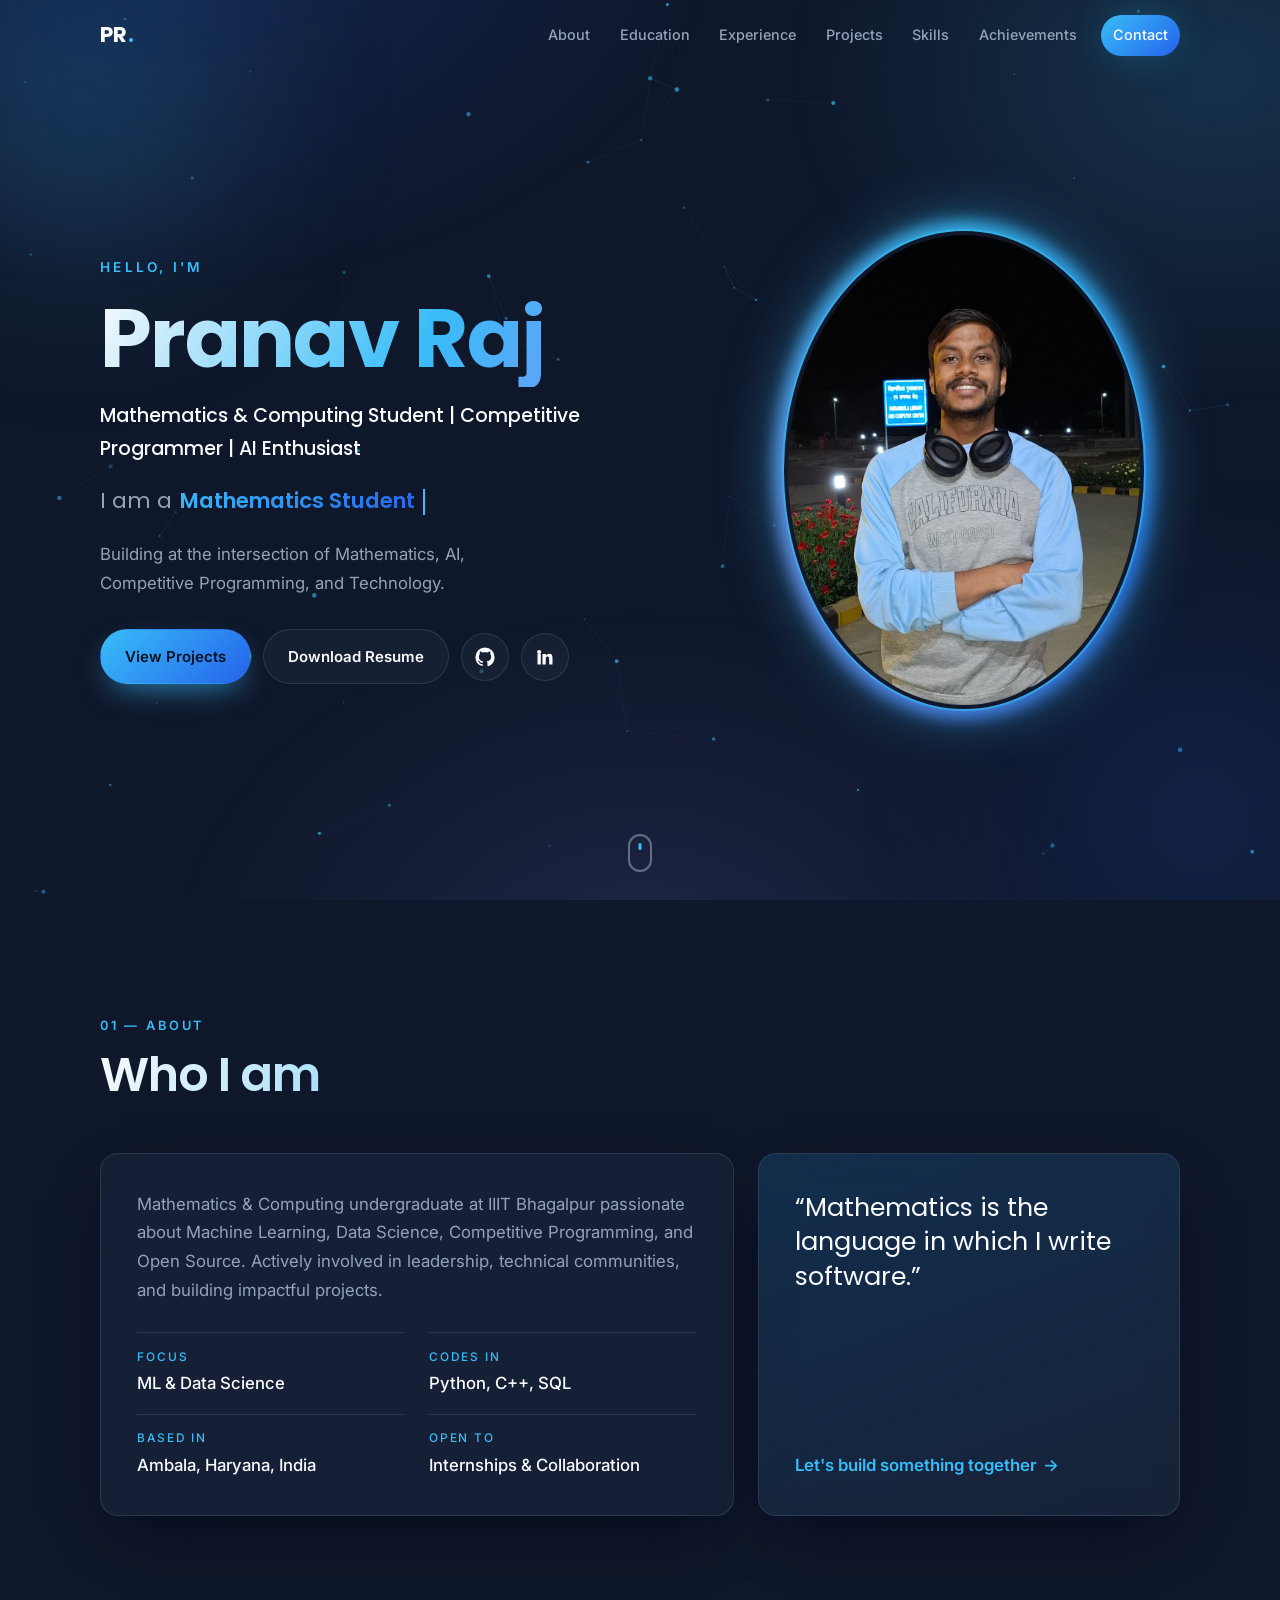
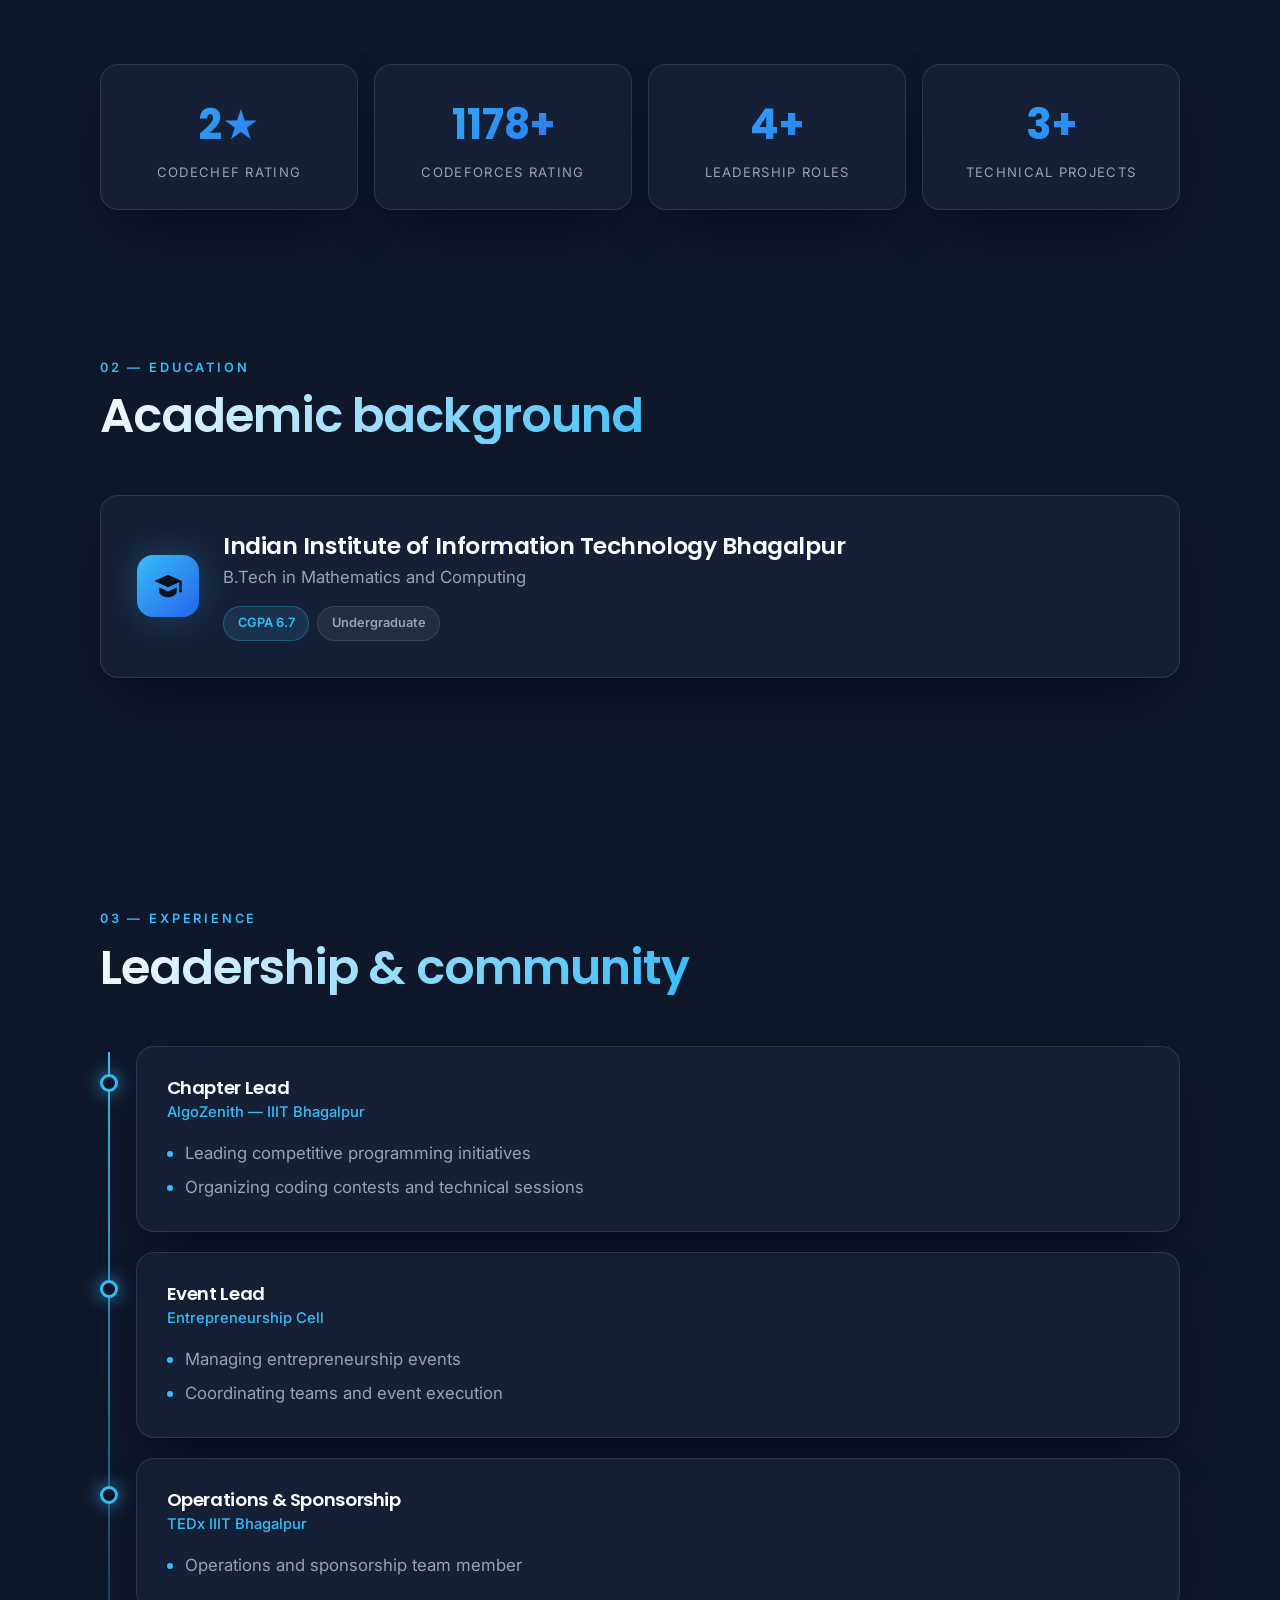
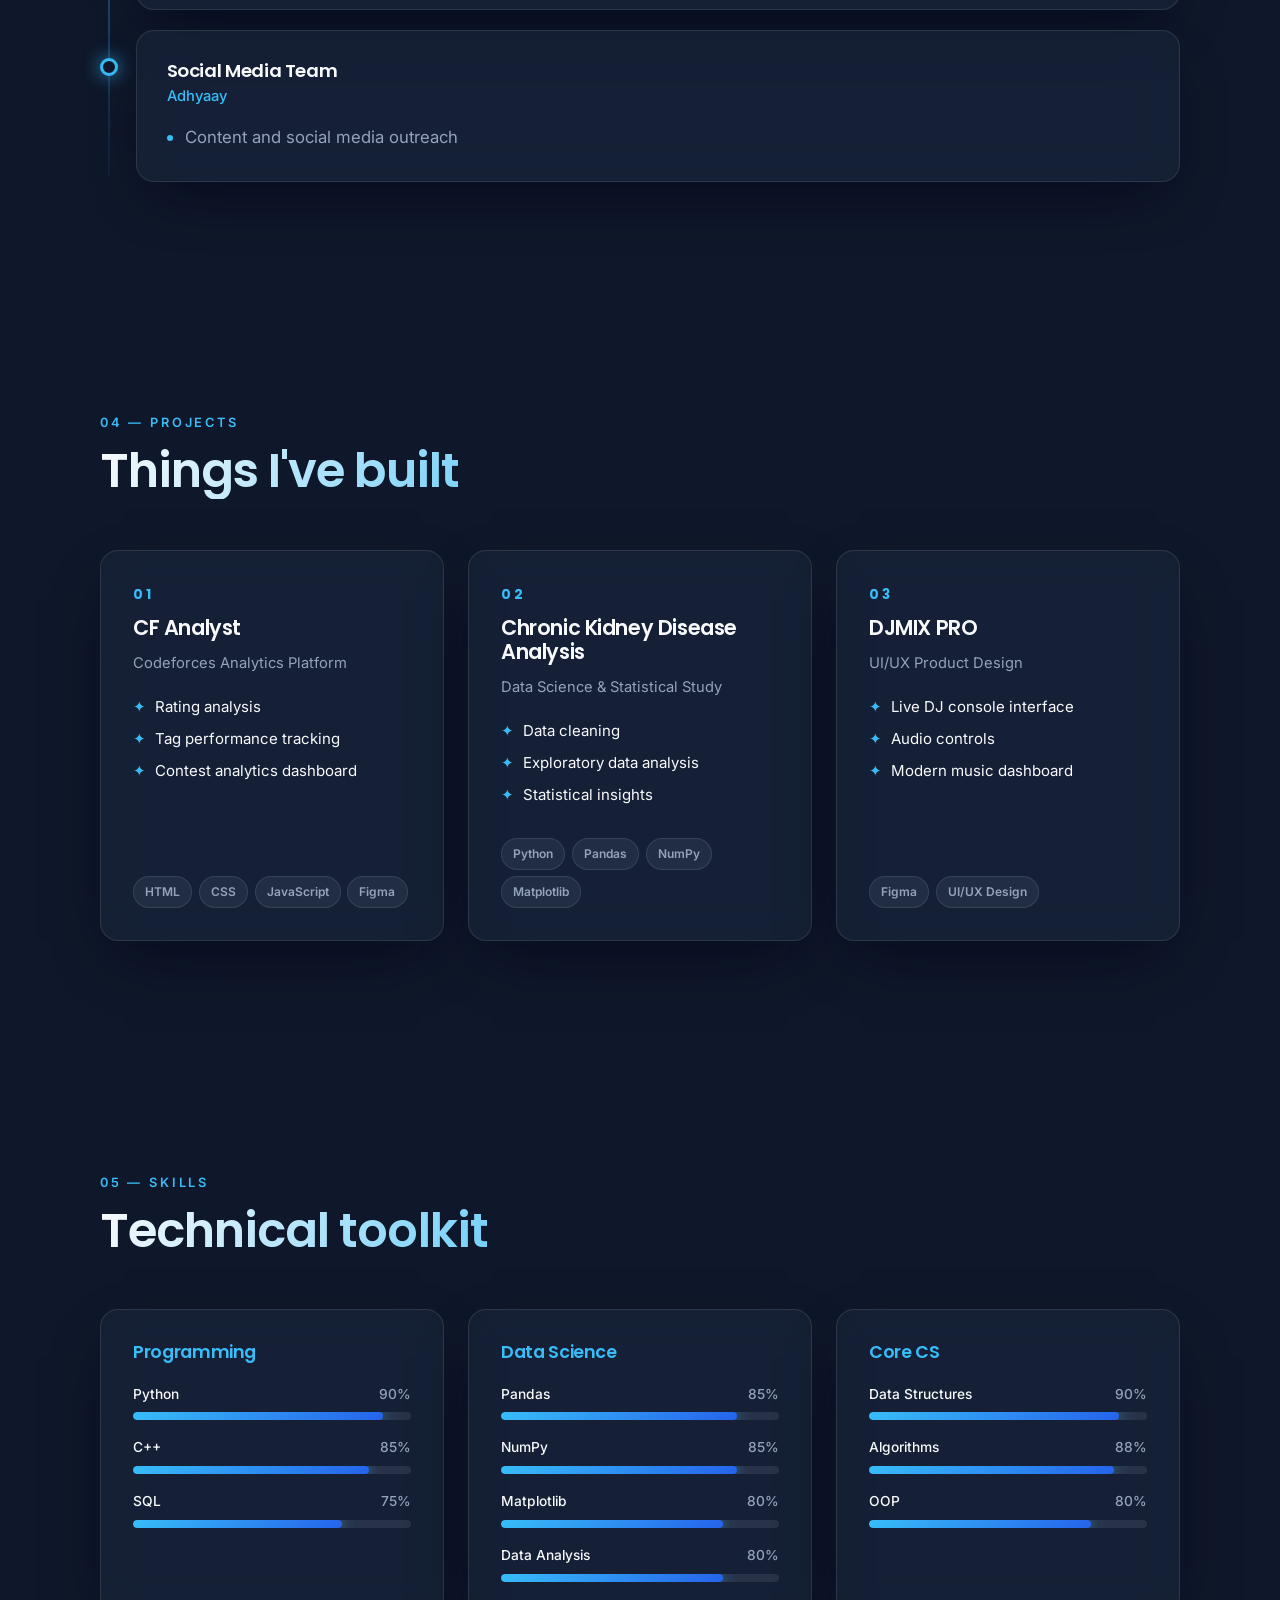
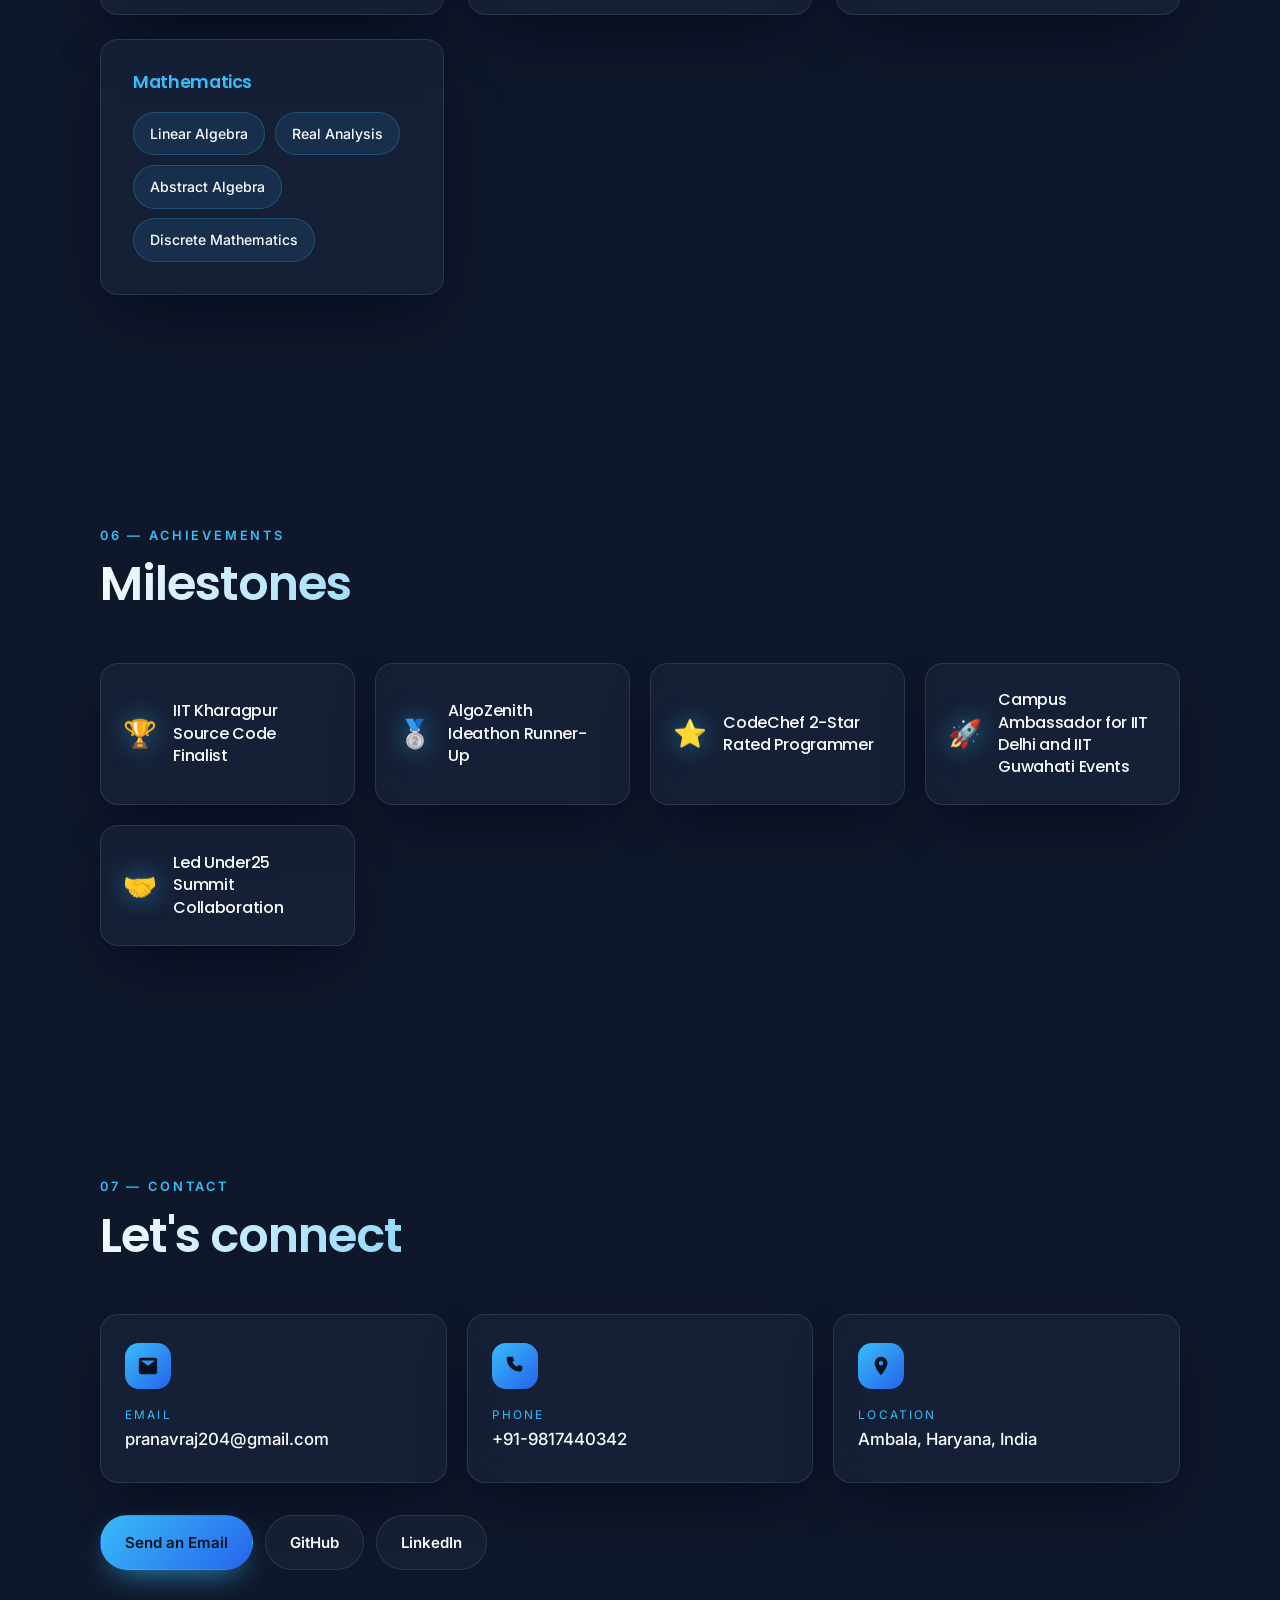
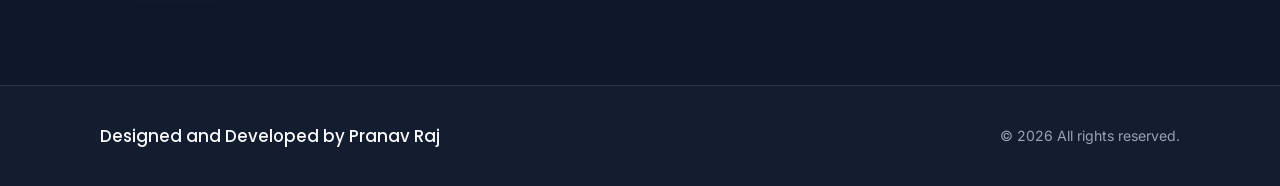
<file: index.html>
<!DOCTYPE html>
<html lang="en">
<head>
<meta charset="UTF-8" />
<meta name="viewport" content="width=device-width, initial-scale=1.0" />
<title>Pranav Raj — Mathematics &amp; Computing Student | Competitive Programmer | AI Enthusiast</title>

<meta name="description" content="Portfolio of Pranav Raj — Mathematics &amp; Computing undergraduate at IIIT Bhagalpur working at the intersection of Mathematics, AI, Competitive Programming and Technology." />
<meta name="author" content="Pranav Raj" />
<meta name="keywords" content="Pranav Raj, IIIT Bhagalpur, Mathematics and Computing, Competitive Programming, Machine Learning, Data Science, Portfolio" />
<meta name="theme-color" content="#0F172A" />
<link rel="canonical" href="https://pranavraj.dev/" />

<meta property="og:type" content="website" />
<meta property="og:title" content="Pranav Raj — Mathematics &amp; Computing Student | Competitive Programmer" />
<meta property="og:description" content="Building at the intersection of Mathematics, AI, Competitive Programming, and Technology." />
<meta property="og:image" content="assets/profile.jpg" />
<meta name="twitter:card" content="summary_large_image" />

<link rel="icon" href="assets/favicon.svg" type="image/svg+xml" />

<link rel="preconnect" href="https://fonts.googleapis.com" />
<link rel="preconnect" href="https://fonts.gstatic.com" crossorigin />
<link rel="stylesheet" href="https://fonts.googleapis.com/css2?family=Poppins:wght@500;600;700&family=Inter:wght@400;500;600&display=swap" />
<link rel="stylesheet" href="style.css" />

<script type="application/ld+json">
{
  "@context": "https://schema.org",
  "@type": "Person",
  "name": "Pranav Raj",
  "jobTitle": "Mathematics & Computing Student",
  "email": "mailto:pranavraj204@gmail.com",
  "telephone": "+91-9817440342",
  "address": { "@type": "PostalAddress", "addressLocality": "Ambala", "addressRegion": "Haryana", "addressCountry": "India" },
  "alumniOf": "Indian Institute of Information Technology Bhagalpur",
  "sameAs": ["https://github.com/MrNobody0904", "https://www.linkedin.com/in/pranav-raj"]
}
</script>
</head>
<body>

<div class="loader" id="loader" aria-hidden="true">
  <div class="loader__ring"></div>
  <p class="loader__text">Pranav Raj</p>
</div>

<div class="scroll-progress" id="scrollProgress" aria-hidden="true"></div>

<a class="skip-link" href="#hero">Skip to content</a>

<header class="nav" id="nav">
  <div class="container nav__inner">
    <a href="#hero" class="nav__logo">PR<span>.</span></a>

    <nav class="nav__links" id="navLinks" aria-label="Primary">
      <a href="#about">About</a>
      <a href="#education">Education</a>
      <a href="#experience">Experience</a>
      <a href="#projects">Projects</a>
      <a href="#skills">Skills</a>
      <a href="#achievements">Achievements</a>
      <a href="#contact" class="nav__cta">Contact</a>
    </nav>

    <button class="nav__toggle" id="navToggle" aria-label="Toggle navigation" aria-expanded="false" aria-controls="navLinks">
      <span></span><span></span><span></span>
    </button>
  </div>
</header>

<main>
  <!-- HERO -->
  <section class="hero" id="hero">
    <canvas class="hero__particles" id="particles" aria-hidden="true"></canvas>
    <div class="hero__glow hero__glow--one" aria-hidden="true"></div>
    <div class="hero__glow hero__glow--two" aria-hidden="true"></div>

    <div class="container hero__inner">
      <div class="hero__content" data-reveal>
        <p class="hero__eyebrow">Hello, I'm</p>
        <h1 class="hero__name">Pranav Raj</h1>
        <p class="hero__subtitle">Mathematics &amp; Computing Student | Competitive Programmer | AI Enthusiast</p>

        <p class="hero__typing">
          <span class="hero__typing-label">I am a</span>
          <span class="typing" id="typing" aria-live="polite"></span><span class="caret" aria-hidden="true"></span>
        </p>

        <p class="hero__intro">
          Building at the intersection of Mathematics, AI, Competitive Programming, and Technology.
        </p>

        <div class="hero__actions">
          <a href="#projects" class="btn btn--primary">View Projects</a>
          <a href="cv (3).pdf" class="btn btn--ghost" download>Download Resume</a>
          <a href="https://github.com/MrNobody0904" class="btn btn--icon" target="_blank" rel="noopener" aria-label="GitHub">
            <svg viewBox="0 0 24 24" aria-hidden="true"><path d="M12 .5A11.5 11.5 0 0 0 .5 12a11.5 11.5 0 0 0 7.86 10.92c.58.1.79-.25.79-.55v-1.96c-3.2.7-3.88-1.4-3.88-1.4-.53-1.33-1.29-1.68-1.29-1.68-1.05-.72.08-.7.08-.7 1.16.08 1.77 1.19 1.77 1.19 1.04 1.78 2.72 1.27 3.38.97.1-.75.4-1.27.73-1.56-2.55-.29-5.24-1.28-5.24-5.7 0-1.26.45-2.29 1.19-3.1-.12-.29-.52-1.46.11-3.05 0 0 .97-.31 3.18 1.18a11 11 0 0 1 5.79 0c2.2-1.49 3.17-1.18 3.17-1.18.63 1.59.23 2.76.12 3.05.74.81 1.18 1.84 1.18 3.1 0 4.43-2.69 5.4-5.25 5.69.41.36.78 1.06.78 2.14v3.17c0 .3.2.66.8.55A11.5 11.5 0 0 0 23.5 12 11.5 11.5 0 0 0 12 .5Z"/></svg>
          </a>
          <a href="linkedin.com/in/pranav-raj-5a1080318/" class="btn btn--icon" target="_blank" rel="noopener" aria-label="LinkedIn">
            <svg viewBox="0 0 24 24" aria-hidden="true"><path d="M4.98 3.5A2.5 2.5 0 1 1 2.5 6a2.5 2.5 0 0 1 2.48-2.5ZM3 8.5h4V21H3V8.5Zm6.5 0h3.83v1.71h.05A4.2 4.2 0 0 1 17.2 8.2c3 0 3.8 1.93 3.8 4.87V21h-4v-6.9c0-1.55-.55-2.6-1.94-2.6-1.06 0-1.7.71-1.98 1.4-.1.25-.13.6-.13.95V21h-4c.05-11.06 0-12.5 0-12.5Z"/></svg>
          </a>
        </div>
      </div>

      <div class="hero__photo-wrap" data-reveal>
        <div class="hero__ring" aria-hidden="true"></div>
        <img
          class="hero__photo"
          id="profilePhoto"
          src="WhatsApp Image 2026-07-02 at 06.46.48.jpeg"
          alt="Portrait of Pranav Raj"
          width="360" height="360"
          onerror="this.src='assets/profile-placeholder.svg'"
        />
      </div>
    </div>

    <a href="#about" class="hero__scroll" aria-label="Scroll to About">
      <span class="hero__mouse" aria-hidden="true"></span>
    </a>
  </section>

  <!-- ABOUT -->
  <section class="section" id="about">
    <div class="container">
      <header class="section__head" data-reveal>
        <p class="section__eyebrow">01 — About</p>
        <h2 class="section__title">Who I am</h2>
      </header>

      <div class="about">
        <article class="glass about__card" data-reveal>
          <p>
            Mathematics &amp; Computing undergraduate at IIIT Bhagalpur passionate about Machine Learning,
            Data Science, Competitive Programming, and Open Source. Actively involved in leadership,
            technical communities, and building impactful projects.
          </p>
          <ul class="about__facts">
            <li><span>Focus</span>ML &amp; Data Science</li>
            <li><span>Codes in</span>Python, C++, SQL</li>
            <li><span>Based in</span>Ambala, Haryana, India</li>
            <li><span>Open to</span>Internships &amp; Collaboration</li>
          </ul>
        </article>

        <aside class="glass about__quote" data-reveal>
          <blockquote>“Mathematics is the language in which I write software.”</blockquote>
          <a class="link-arrow" href="#contact">Let's build something together</a>
        </aside>
      </div>
    </div>
  </section>

  <!-- STATS -->
  <section class="section section--tight" id="stats">
    <div class="container stats" id="statsGrid">
      <div class="glass stat" data-reveal>
        <p class="stat__value"><span class="counter" data-target="2" data-suffix="★">0</span></p>
        <p class="stat__label">CodeChef Rating</p>
      </div>
      <div class="glass stat" data-reveal>
        <p class="stat__value"><span class="counter" data-target="1178" data-suffix="+">0</span></p>
        <p class="stat__label">Codeforces Rating</p>
      </div>
      <div class="glass stat" data-reveal>
        <p class="stat__value"><span class="counter" data-target="4" data-suffix="+">0</span></p>
        <p class="stat__label">Leadership Roles</p>
      </div>
      <div class="glass stat" data-reveal>
        <p class="stat__value"><span class="counter" data-target="3" data-suffix="+">0</span></p>
        <p class="stat__label">Technical Projects</p>
      </div>
    </div>
  </section>

  <!-- EDUCATION -->
  <section class="section" id="education">
    <div class="container">
      <header class="section__head" data-reveal>
        <p class="section__eyebrow">02 — Education</p>
        <h2 class="section__title">Academic background</h2>
      </header>

      <article class="glass edu" data-reveal>
        <div class="edu__icon" aria-hidden="true">
          <svg viewBox="0 0 24 24"><path d="M12 3 1 8l11 5 9-4.09V17h2V8L12 3ZM5 13.18v3.5C5 18.98 8.13 21 12 21s7-2.02 7-4.32v-3.5l-7 3.18-7-3.18Z"/></svg>
        </div>
        <div class="edu__body">
          <h3>Indian Institute of Information Technology Bhagalpur</h3>
          <p class="edu__degree">B.Tech in Mathematics and Computing</p>
          <p class="edu__meta"><span class="chip">CGPA 6.7</span><span class="chip chip--muted">Undergraduate</span></p>
        </div>
      </article>
    </div>
  </section>

  <!-- EXPERIENCE -->
  <section class="section" id="experience">
    <div class="container">
      <header class="section__head" data-reveal>
        <p class="section__eyebrow">03 — Experience</p>
        <h2 class="section__title">Leadership &amp; community</h2>
      </header>

      <ol class="timeline">
        <li class="timeline__item" data-reveal>
          <div class="glass timeline__card">
            <h3>Chapter Lead</h3>
            <p class="timeline__org">AlgoZenith — IIIT Bhagalpur</p>
            <ul>
              <li>Leading competitive programming initiatives</li>
              <li>Organizing coding contests and technical sessions</li>
            </ul>
          </div>
        </li>
        <li class="timeline__item" data-reveal>
          <div class="glass timeline__card">
            <h3>Event Lead</h3>
            <p class="timeline__org">Entrepreneurship Cell</p>
            <ul>
              <li>Managing entrepreneurship events</li>
              <li>Coordinating teams and event execution</li>
            </ul>
          </div>
        </li>
        <li class="timeline__item" data-reveal>
          <div class="glass timeline__card">
            <h3>Operations &amp; Sponsorship</h3>
            <p class="timeline__org">TEDx IIIT Bhagalpur</p>
            <ul>
              <li>Operations and sponsorship team member</li>
            </ul>
          </div>
        </li>
        <li class="timeline__item" data-reveal>
          <div class="glass timeline__card">
            <h3>Social Media Team</h3>
            <p class="timeline__org">Adhyaay</p>
            <ul>
              <li>Content and social media outreach</li>
            </ul>
          </div>
        </li>
      </ol>
    </div>
  </section>

  <!-- PROJECTS -->
  <section class="section" id="projects">
    <div class="container">
      <header class="section__head" data-reveal>
        <p class="section__eyebrow">04 — Projects</p>
        <h2 class="section__title">Things I've built</h2>
      </header>

      <div class="projects">
        <article class="glass project" data-reveal>
          <div class="project__shine" aria-hidden="true"></div>
          <p class="project__index">01</p>
          <h3 class="project__title">CF Analyst</h3>
          <p class="project__tagline">Codeforces Analytics Platform</p>
          <ul class="project__features">
            <li>Rating analysis</li>
            <li>Tag performance tracking</li>
            <li>Contest analytics dashboard</li>
          </ul>
          <ul class="project__tags">
            <li>HTML</li><li>CSS</li><li>JavaScript</li><li>Figma</li>
          </ul>
        </article>

        <article class="glass project" data-reveal>
          <div class="project__shine" aria-hidden="true"></div>
          <p class="project__index">02</p>
          <h3 class="project__title">Chronic Kidney Disease Analysis</h3>
          <p class="project__tagline">Data Science &amp; Statistical Study</p>
          <ul class="project__features">
            <li>Data cleaning</li>
            <li>Exploratory data analysis</li>
            <li>Statistical insights</li>
          </ul>
          <ul class="project__tags">
            <li>Python</li><li>Pandas</li><li>NumPy</li><li>Matplotlib</li>
          </ul>
        </article>

        <article class="glass project" data-reveal>
          <div class="project__shine" aria-hidden="true"></div>
          <p class="project__index">03</p>
          <h3 class="project__title">DJMIX PRO</h3>
          <p class="project__tagline">UI/UX Product Design</p>
          <ul class="project__features">
            <li>Live DJ console interface</li>
            <li>Audio controls</li>
            <li>Modern music dashboard</li>
          </ul>
          <ul class="project__tags">
            <li>Figma</li><li>UI/UX Design</li>
          </ul>
        </article>
      </div>
    </div>
  </section>

  <!-- SKILLS -->
  <section class="section" id="skills">
    <div class="container">
      <header class="section__head" data-reveal>
        <p class="section__eyebrow">05 — Skills</p>
        <h2 class="section__title">Technical toolkit</h2>
      </header>

      <div class="skills">
        <article class="glass skills__group" data-reveal>
          <h3>Programming</h3>
          <div class="bar"><div class="bar__head"><span>Python</span><span>90%</span></div><div class="bar__track"><div class="bar__fill" data-level="90"></div></div></div>
          <div class="bar"><div class="bar__head"><span>C++</span><span>85%</span></div><div class="bar__track"><div class="bar__fill" data-level="85"></div></div></div>
          <div class="bar"><div class="bar__head"><span>SQL</span><span>75%</span></div><div class="bar__track"><div class="bar__fill" data-level="75"></div></div></div>
        </article>

        <article class="glass skills__group" data-reveal>
          <h3>Data Science</h3>
          <div class="bar"><div class="bar__head"><span>Pandas</span><span>85%</span></div><div class="bar__track"><div class="bar__fill" data-level="85"></div></div></div>
          <div class="bar"><div class="bar__head"><span>NumPy</span><span>85%</span></div><div class="bar__track"><div class="bar__fill" data-level="85"></div></div></div>
          <div class="bar"><div class="bar__head"><span>Matplotlib</span><span>80%</span></div><div class="bar__track"><div class="bar__fill" data-level="80"></div></div></div>
          <div class="bar"><div class="bar__head"><span>Data Analysis</span><span>80%</span></div><div class="bar__track"><div class="bar__fill" data-level="80"></div></div></div>
        </article>

        <article class="glass skills__group" data-reveal>
          <h3>Core CS</h3>
          <div class="bar"><div class="bar__head"><span>Data Structures</span><span>90%</span></div><div class="bar__track"><div class="bar__fill" data-level="90"></div></div></div>
          <div class="bar"><div class="bar__head"><span>Algorithms</span><span>88%</span></div><div class="bar__track"><div class="bar__fill" data-level="88"></div></div></div>
          <div class="bar"><div class="bar__head"><span>OOP</span><span>80%</span></div><div class="bar__track"><div class="bar__fill" data-level="80"></div></div></div>
        </article>

        <article class="glass skills__group" data-reveal>
          <h3>Mathematics</h3>
          <ul class="pills">
            <li>Linear Algebra</li>
            <li>Real Analysis</li>
            <li>Abstract Algebra</li>
            <li>Discrete Mathematics</li>
          </ul>
        </article>
      </div>
    </div>
  </section>

  <!-- ACHIEVEMENTS -->
  <section class="section" id="achievements">
    <div class="container">
      <header class="section__head" data-reveal>
        <p class="section__eyebrow">06 — Achievements</p>
        <h2 class="section__title">Milestones</h2>
      </header>

      <div class="achievements">
        <article class="glass achievement" data-reveal>
          <span class="achievement__emoji" aria-hidden="true">🏆</span>
          <h3>IIT Kharagpur Source Code Finalist</h3>
        </article>
        <article class="glass achievement" data-reveal>
          <span class="achievement__emoji" aria-hidden="true">🥈</span>
          <h3>AlgoZenith Ideathon Runner-Up</h3>
        </article>
        <article class="glass achievement" data-reveal>
          <span class="achievement__emoji" aria-hidden="true">⭐</span>
          <h3>CodeChef 2-Star Rated Programmer</h3>
        </article>
        <article class="glass achievement" data-reveal>
          <span class="achievement__emoji" aria-hidden="true">🚀</span>
          <h3>Campus Ambassador for IIT Delhi and IIT Guwahati Events</h3>
        </article>
        <article class="glass achievement" data-reveal>
          <span class="achievement__emoji" aria-hidden="true">🤝</span>
          <h3>Led Under25 Summit Collaboration</h3>
        </article>
      </div>
    </div>
  </section>

  <!-- CONTACT -->
  <section class="section" id="contact">
    <div class="container">
      <header class="section__head" data-reveal>
        <p class="section__eyebrow">07 — Contact</p>
        <h2 class="section__title">Let's connect</h2>
      </header>

      <div class="contact">
        <a class="glass contact__card" href="mailto:pranavraj204@gmail.com" data-reveal>
          <span class="contact__icon" aria-hidden="true">
            <svg viewBox="0 0 24 24"><path d="M2 5.5A2.5 2.5 0 0 1 4.5 3h15A2.5 2.5 0 0 1 22 5.5v13a2.5 2.5 0 0 1-2.5 2.5h-15A2.5 2.5 0 0 1 2 18.5v-13Zm2.2.5 7.8 5.6L19.8 6H4.2Z"/></svg>
          </span>
          <p class="contact__label">Email</p>
          <p class="contact__value">pranavraj204@gmail.com</p>
        </a>

        <a class="glass contact__card" href="tel:+919817440342" data-reveal>
          <span class="contact__icon" aria-hidden="true">
            <svg viewBox="0 0 24 24"><path d="M6.6 2h3l1.6 4-2.2 1.6a12.5 12.5 0 0 0 5.4 5.4L16 10.8l4 1.6v3A2.6 2.6 0 0 1 17.4 18C9.4 18 3 11.6 3 3.6A1.6 1.6 0 0 1 4.6 2h2Z"/></svg>
          </span>
          <p class="contact__label">Phone</p>
          <p class="contact__value">+91-9817440342</p>
        </a>

        <div class="glass contact__card" data-reveal>
          <span class="contact__icon" aria-hidden="true">
            <svg viewBox="0 0 24 24"><path d="M12 2a7 7 0 0 0-7 7c0 5.2 7 13 7 13s7-7.8 7-13a7 7 0 0 0-7-7Zm0 9.5A2.5 2.5 0 1 1 14.5 9 2.5 2.5 0 0 1 12 11.5Z"/></svg>
          </span>
          <p class="contact__label">Location</p>
          <p class="contact__value">Ambala, Haryana, India</p>
        </div>
      </div>

      <div class="contact__socials" data-reveal>
        <a class="btn btn--primary" href="mailto:pranavraj204@gmail.com">Send an Email</a>
        <a class="btn btn--ghost" href="https://github.com/MrNobody0904" target="_blank" rel="noopener">GitHub</a>
        <a class="btn btn--ghost" href="linkedin.com/in/pranav-raj-5a1080318/" target="_blank" rel="noopener">LinkedIn</a>
      </div>
    </div>
  </section>
</main>

<footer class="footer">
  <div class="container footer__inner">
    <p>Designed and Developed by Pranav Raj</p>
    <p class="footer__meta">&copy; <span id="year"></span> All rights reserved.</p>
  </div>
</footer>

<a href="#hero" class="to-top" id="toTop" aria-label="Back to top">
  <svg viewBox="0 0 24 24" aria-hidden="true"><path d="M12 5l7 7h-4v7H9v-7H5l7-7Z"/></svg>
</a>

<script src="script.js" defer></script>
</body>
</html>
</file>
<file: style.css>
/* ==========================================================================
   Pranav Raj — Portfolio
   Dark futuristic AI/ML aesthetic · glassmorphism · blue/cyan gradients
   ========================================================================== */

/* ---------- Tokens ---------- */
:root {
  --bg: #0f172a;
  --bg-2: #1e293b;
  --accent: #38bdf8;
  --accent-2: #2563eb;
  --text: #f8fafc;
  --muted: #94a3b8;

  --glass: rgba(30, 41, 59, 0.55);
  --glass-border: rgba(148, 163, 184, 0.18);
  --glass-hover: rgba(56, 189, 248, 0.45);

  --grad: linear-gradient(135deg, #38bdf8 0%, #2563eb 100%);
  --grad-text: linear-gradient(120deg, #f8fafc 0%, #38bdf8 55%, #818cf8 100%);

  --font-head: "Poppins", system-ui, sans-serif;
  --font-body: "Inter", system-ui, -apple-system, sans-serif;

  --radius: 18px;
  --radius-sm: 12px;
  --shadow: 0 24px 60px -24px rgba(2, 6, 23, 0.9);
  --shadow-glow: 0 0 40px -8px rgba(56, 189, 248, 0.45);

  --container: 1160px;
  --nav-h: 72px;
  --ease: cubic-bezier(0.22, 1, 0.36, 1);
}

/* ---------- Reset ---------- */
*,
*::before,
*::after { box-sizing: border-box; }

* { margin: 0; padding: 0; }

html {
  scroll-behavior: smooth;
  scroll-padding-top: calc(var(--nav-h) + 12px);
  -webkit-text-size-adjust: 100%;
}

body {
  background: var(--bg);
  color: var(--text);
  font-family: var(--font-body);
  font-size: clamp(0.95rem, 0.9rem + 0.2vw, 1.05rem);
  line-height: 1.7;
  overflow-x: hidden;
  -webkit-font-smoothing: antialiased;
}

body::before {
  content: "";
  position: fixed;
  inset: 0;
  z-index: -2;
  background:
    radial-gradient(60rem 40rem at 12% -10%, rgba(37, 99, 235, 0.22), transparent 60%),
    radial-gradient(45rem 35rem at 95% 8%, rgba(56, 189, 248, 0.16), transparent 60%),
    radial-gradient(50rem 40rem at 50% 110%, rgba(129, 140, 248, 0.14), transparent 60%);
  pointer-events: none;
}

img, svg, canvas { display: block; max-width: 100%; }
a { color: inherit; text-decoration: none; }
ul, ol { list-style: none; }
button { font: inherit; color: inherit; background: none; border: 0; cursor: pointer; }

h1, h2, h3 {
  font-family: var(--font-head);
  font-weight: 600;
  line-height: 1.15;
  letter-spacing: -0.02em;
}

::selection { background: rgba(56, 189, 248, 0.3); }

:focus-visible {
  outline: 2px solid var(--accent);
  outline-offset: 3px;
  border-radius: 6px;
}

.skip-link {
  position: absolute;
  left: -9999px;
  top: 0;
  z-index: 999;
  padding: 0.75rem 1rem;
  background: var(--bg-2);
}
.skip-link:focus { left: 1rem; top: 1rem; }

/* ---------- Layout helpers ---------- */
.container {
  width: 100%;
  max-width: var(--container);
  margin-inline: auto;
  padding-inline: clamp(1.1rem, 4vw, 2.5rem);
}

.section { padding-block: clamp(4.5rem, 9vw, 8rem); }
.section--tight { padding-block: clamp(1rem, 3vw, 2rem); }

.section__head { margin-bottom: clamp(2rem, 4vw, 3.25rem); }

.section__eyebrow {
  font-size: 0.8rem;
  font-weight: 600;
  letter-spacing: 0.22em;
  text-transform: uppercase;
  color: var(--accent);
  margin-bottom: 0.6rem;
}

.section__title {
  font-size: clamp(1.9rem, 1.3rem + 2.4vw, 3rem);
  background: var(--grad-text);
  -webkit-background-clip: text;
  background-clip: text;
  color: transparent;
}

.glass {
  background: var(--glass);
  border: 1px solid var(--glass-border);
  border-radius: var(--radius);
  backdrop-filter: blur(16px) saturate(140%);
  -webkit-backdrop-filter: blur(16px) saturate(140%);
  box-shadow: var(--shadow);
  transition: transform 0.45s var(--ease), border-color 0.45s var(--ease),
    box-shadow 0.45s var(--ease);
}

/* ---------- Loader ---------- */
.loader {
  position: fixed;
  inset: 0;
  z-index: 1000;
  display: grid;
  place-content: center;
  gap: 1.25rem;
  justify-items: center;
  background: var(--bg);
  transition: opacity 0.6s ease, visibility 0.6s ease;
}
.loader.is-done { opacity: 0; visibility: hidden; }

.loader__ring {
  width: 58px;
  height: 58px;
  border-radius: 50%;
  border: 3px solid rgba(148, 163, 184, 0.2);
  border-top-color: var(--accent);
  animation: spin 0.9s linear infinite;
}

.loader__text {
  font-family: var(--font-head);
  letter-spacing: 0.3em;
  text-transform: uppercase;
  font-size: 0.75rem;
  color: var(--muted);
}

@keyframes spin { to { transform: rotate(360deg); } }

/* ---------- Scroll progress ---------- */
.scroll-progress {
  position: fixed;
  top: 0;
  left: 0;
  height: 3px;
  width: 0%;
  z-index: 120;
  background: var(--grad);
  box-shadow: var(--shadow-glow);
}

/* ---------- Navigation ---------- */
.nav {
  position: fixed;
  inset: 0 0 auto 0;
  z-index: 110;
  height: var(--nav-h);
  display: flex;
  align-items: center;
  transition: background 0.4s var(--ease), border-color 0.4s var(--ease),
    backdrop-filter 0.4s var(--ease);
  border-bottom: 1px solid transparent;
}

.nav.is-scrolled {
  background: rgba(15, 23, 42, 0.72);
  backdrop-filter: blur(14px);
  -webkit-backdrop-filter: blur(14px);
  border-bottom-color: var(--glass-border);
}

.nav__inner {
  display: flex;
  align-items: center;
  justify-content: space-between;
  gap: 1rem;
}

.nav__logo {
  font-family: var(--font-head);
  font-weight: 700;
  font-size: 1.35rem;
  letter-spacing: 0.02em;
}
.nav__logo span { color: var(--accent); }

.nav__links {
  display: flex;
  align-items: center;
  gap: 0.35rem;
}

.nav__links a {
  position: relative;
  padding: 0.5rem 0.75rem;
  font-size: 0.9rem;
  font-weight: 500;
  color: var(--muted);
  border-radius: 999px;
  transition: color 0.3s var(--ease), background 0.3s var(--ease);
}

.nav__links a:hover { color: var(--text); background: rgba(148, 163, 184, 0.1); }
.nav__links a.is-active { color: var(--accent); }

.nav__cta {
  margin-left: 0.4rem;
  color: var(--text) !important;
  background: var(--grad);
  box-shadow: var(--shadow-glow);
}
.nav__cta:hover { filter: brightness(1.08); }

.nav__toggle {
  display: none;
  width: 44px;
  height: 44px;
  border-radius: 12px;
  border: 1px solid var(--glass-border);
  background: var(--glass);
  place-content: center;
  gap: 5px;
}
.nav__toggle span {
  display: block;
  width: 20px;
  height: 2px;
  background: var(--text);
  border-radius: 2px;
  transition: transform 0.35s var(--ease), opacity 0.25s ease;
}
.nav__toggle.is-open span:nth-child(1) { transform: translateY(7px) rotate(45deg); }
.nav__toggle.is-open span:nth-child(2) { opacity: 0; }
.nav__toggle.is-open span:nth-child(3) { transform: translateY(-7px) rotate(-45deg); }

/* ---------- Buttons ---------- */
.btn {
  display: inline-flex;
  align-items: center;
  justify-content: center;
  gap: 0.5rem;
  padding: 0.85rem 1.5rem;
  border-radius: 999px;
  font-weight: 600;
  font-size: 0.94rem;
  border: 1px solid transparent;
  transition: transform 0.3s var(--ease), box-shadow 0.3s var(--ease),
    background 0.3s var(--ease), border-color 0.3s var(--ease);
  will-change: transform;
}
.btn:hover { transform: translateY(-3px); }

.btn--primary {
  background: var(--grad);
  color: #06121f;
  box-shadow: 0 12px 32px -12px rgba(56, 189, 248, 0.8);
}
.btn--primary:hover { box-shadow: 0 18px 40px -12px rgba(56, 189, 248, 0.95); }

.btn--ghost {
  border-color: var(--glass-border);
  background: var(--glass);
  color: var(--text);
}
.btn--ghost:hover { border-color: var(--glass-hover); }

.btn--icon {
  width: 48px;
  height: 48px;
  padding: 0;
  border-color: var(--glass-border);
  background: var(--glass);
}
.btn--icon svg { width: 20px; height: 20px; fill: var(--text); }
.btn--icon:hover { border-color: var(--glass-hover); box-shadow: var(--shadow-glow); }

/* ---------- Hero ---------- */
.hero {
  position: relative;
  min-height: 100svh;
  display: flex;
  align-items: center;
  padding-block: calc(var(--nav-h) + 3rem) 5rem;
  overflow: hidden;
}

.hero__particles {
  position: absolute;
  inset: 0;
  z-index: 0;
  width: 100%;
  height: 100%;
}

.hero__glow {
  position: absolute;
  z-index: 0;
  border-radius: 50%;
  filter: blur(90px);
  opacity: 0.5;
  pointer-events: none;
  animation: float 12s ease-in-out infinite;
}
.hero__glow--one {
  width: 26rem; height: 26rem;
  top: -6rem; left: -8rem;
  background: radial-gradient(circle, rgba(56, 189, 248, 0.55), transparent 70%);
}
.hero__glow--two {
  width: 30rem; height: 30rem;
  bottom: -10rem; right: -10rem;
  background: radial-gradient(circle, rgba(37, 99, 235, 0.5), transparent 70%);
  animation-delay: -5s;
}

@keyframes float {
  0%, 100% { transform: translate3d(0, 0, 0) scale(1); }
  50% { transform: translate3d(1.5rem, 1.75rem, 0) scale(1.08); }
}

.hero__inner {
  position: relative;
  z-index: 1;
  display: grid;
  grid-template-columns: 1.15fr 0.85fr;
  align-items: center;
  gap: clamp(2rem, 5vw, 4.5rem);
}

.hero__eyebrow {
  font-size: 0.85rem;
  font-weight: 600;
  letter-spacing: 0.24em;
  text-transform: uppercase;
  color: var(--accent);
  margin-bottom: 0.75rem;
}

.hero__name {
  font-size: clamp(2.6rem, 1.6rem + 6vw, 5.2rem);
  font-weight: 700;
  background: var(--grad-text);
  -webkit-background-clip: text;
  background-clip: text;
  color: transparent;
}

.hero__subtitle {
  margin-top: 0.85rem;
  font-family: var(--font-head);
  font-weight: 500;
  font-size: clamp(0.98rem, 0.9rem + 0.5vw, 1.2rem);
  color: var(--text);
}

.hero__typing {
  margin-top: 1.1rem;
  display: flex;
  align-items: center;
  gap: 0.5rem;
  flex-wrap: wrap;
  font-size: clamp(1rem, 0.9rem + 0.6vw, 1.35rem);
  font-family: var(--font-head);
}
.hero__typing-label { color: var(--muted); font-weight: 400; }

.typing {
  background: var(--grad);
  -webkit-background-clip: text;
  background-clip: text;
  color: transparent;
  font-weight: 600;
}

.caret {
  width: 2px;
  height: 1.2em;
  background: var(--accent);
  animation: blink 1s steps(2, start) infinite;
}
@keyframes blink { 50% { opacity: 0; } }

.hero__intro {
  margin-top: 1.25rem;
  max-width: 42ch;
  color: var(--muted);
}

.hero__actions {
  margin-top: 2rem;
  display: flex;
  align-items: center;
  gap: 0.75rem;
  flex-wrap: wrap;
}

/* Profile photo */
.hero__photo-wrap {
  position: relative;
  justify-self: center;
  width: min(360px, 78vw);
  aspect-ratio: 1;
  display: grid;
  place-items: center;
}

.hero__ring {
  position: absolute;
  inset: -10px;
  border-radius: 50%;
  background: conic-gradient(from 0deg, #38bdf8, #2563eb, #818cf8, #38bdf8);
  filter: blur(8px);
  opacity: 0.85;
  animation: spin 8s linear infinite;
}

.hero__photo {
  position: relative;
  width: 100%;
  height: 100%;
  border-radius: 50%;
  object-fit: cover;
  border: 4px solid rgba(15, 23, 42, 0.9);
  background: var(--bg-2);
  box-shadow: 0 0 0 2px rgba(56, 189, 248, 0.6), 0 0 70px -10px rgba(56, 189, 248, 0.85);
  animation: bob 6s ease-in-out infinite;
}

@keyframes bob {
  0%, 100% { transform: translateY(0); }
  50% { transform: translateY(-12px); }
}

.hero__scroll {
  position: absolute;
  left: 50%;
  bottom: 1.75rem;
  transform: translateX(-50%);
  z-index: 1;
}
.hero__mouse {
  display: block;
  width: 24px;
  height: 38px;
  border: 2px solid rgba(148, 163, 184, 0.6);
  border-radius: 999px;
  position: relative;
}
.hero__mouse::after {
  content: "";
  position: absolute;
  left: 50%;
  top: 7px;
  width: 3px;
  height: 7px;
  border-radius: 2px;
  background: var(--accent);
  transform: translateX(-50%);
  animation: wheel 1.6s ease-in-out infinite;
}
@keyframes wheel {
  0% { opacity: 0; transform: translate(-50%, 0); }
  35% { opacity: 1; }
  100% { opacity: 0; transform: translate(-50%, 14px); }
}

/* ---------- About ---------- */
.about {
  display: grid;
  grid-template-columns: 1.5fr 1fr;
  gap: 1.5rem;
}

.about__card, .about__quote { padding: clamp(1.5rem, 3vw, 2.25rem); }
.about__card p { color: var(--muted); }
.about__card:hover, .about__quote:hover {
  transform: translateY(-6px);
  border-color: var(--glass-hover);
}

.about__facts {
  margin-top: 1.75rem;
  display: grid;
  grid-template-columns: repeat(2, minmax(0, 1fr));
  gap: 1rem 1.5rem;
}
.about__facts li {
  font-weight: 500;
  padding-top: 0.85rem;
  border-top: 1px solid var(--glass-border);
}
.about__facts span {
  display: block;
  font-size: 0.74rem;
  letter-spacing: 0.16em;
  text-transform: uppercase;
  color: var(--accent);
  margin-bottom: 0.15rem;
}

.about__quote {
  display: flex;
  flex-direction: column;
  justify-content: space-between;
  gap: 1.5rem;
  background: linear-gradient(160deg, rgba(56, 189, 248, 0.14), rgba(30, 41, 59, 0.6));
}
.about__quote blockquote {
  font-family: var(--font-head);
  font-size: clamp(1.15rem, 1rem + 0.8vw, 1.6rem);
  line-height: 1.35;
}

.link-arrow {
  font-weight: 600;
  color: var(--accent);
  display: inline-flex;
  gap: 0.4rem;
  align-items: center;
}
.link-arrow::after { content: "→"; transition: transform 0.3s var(--ease); }
.link-arrow:hover::after { transform: translateX(5px); }

/* ---------- Stats ---------- */
.stats {
  display: grid;
  grid-template-columns: repeat(4, minmax(0, 1fr));
  gap: 1rem;
}
.stat { padding: 1.6rem 1.4rem; text-align: center; }
.stat:hover { transform: translateY(-6px); border-color: var(--glass-hover); box-shadow: var(--shadow-glow); }
.stat__value {
  font-family: var(--font-head);
  font-weight: 700;
  font-size: clamp(1.7rem, 1.2rem + 1.8vw, 2.6rem);
  background: var(--grad);
  -webkit-background-clip: text;
  background-clip: text;
  color: transparent;
}
.stat__label {
  font-size: 0.82rem;
  letter-spacing: 0.1em;
  text-transform: uppercase;
  color: var(--muted);
}

/* ---------- Education ---------- */
.edu {
  display: flex;
  gap: 1.5rem;
  align-items: center;
  padding: clamp(1.5rem, 3vw, 2.25rem);
}
.edu:hover { transform: translateY(-6px); border-color: var(--glass-hover); }
.edu__icon {
  flex: 0 0 auto;
  width: 62px; height: 62px;
  border-radius: 16px;
  display: grid;
  place-items: center;
  background: var(--grad);
  box-shadow: var(--shadow-glow);
}
.edu__icon svg { width: 30px; height: 30px; fill: #06121f; }
.edu__body h3 { font-size: clamp(1.1rem, 1rem + 0.6vw, 1.5rem); }
.edu__degree { color: var(--muted); margin-top: 0.25rem; }
.edu__meta { margin-top: 0.9rem; display: flex; gap: 0.5rem; flex-wrap: wrap; }

.chip {
  padding: 0.35rem 0.85rem;
  border-radius: 999px;
  font-size: 0.8rem;
  font-weight: 600;
  color: var(--accent);
  background: rgba(56, 189, 248, 0.12);
  border: 1px solid rgba(56, 189, 248, 0.3);
}
.chip--muted {
  color: var(--muted);
  background: rgba(148, 163, 184, 0.1);
  border-color: var(--glass-border);
}

/* ---------- Timeline ---------- */
.timeline {
  position: relative;
  display: grid;
  gap: 1.25rem;
  padding-left: 2.25rem;
}
.timeline::before {
  content: "";
  position: absolute;
  left: 8px;
  top: 6px;
  bottom: 6px;
  width: 2px;
  background: linear-gradient(180deg, var(--accent), rgba(37, 99, 235, 0.1));
}
.timeline__item { position: relative; }
.timeline__item::before {
  content: "";
  position: absolute;
  left: -2.25rem;
  top: 1.75rem;
  width: 18px; height: 18px;
  border-radius: 50%;
  background: var(--bg);
  border: 3px solid var(--accent);
  box-shadow: 0 0 18px rgba(56, 189, 248, 0.8);
}
.timeline__card { padding: clamp(1.25rem, 2.4vw, 1.85rem); }
.timeline__card:hover { transform: translateX(6px); border-color: var(--glass-hover); }
.timeline__card h3 { font-size: 1.15rem; }
.timeline__org { color: var(--accent); font-weight: 500; font-size: 0.92rem; margin-top: 0.15rem; }
.timeline__card ul { margin-top: 0.85rem; display: grid; gap: 0.35rem; }
.timeline__card ul li {
  color: var(--muted);
  padding-left: 1.15rem;
  position: relative;
}
.timeline__card ul li::before {
  content: "";
  position: absolute;
  left: 0; top: 0.72em;
  width: 6px; height: 6px;
  border-radius: 50%;
  background: var(--accent);
}

/* ---------- Projects ---------- */
.projects {
  display: grid;
  grid-template-columns: repeat(auto-fit, minmax(290px, 1fr));
  gap: 1.5rem;
}

.project {
  position: relative;
  overflow: hidden;
  padding: clamp(1.5rem, 3vw, 2rem);
  display: flex;
  flex-direction: column;
  gap: 0.65rem;
}
.project:hover {
  transform: translateY(-10px);
  border-color: var(--glass-hover);
  box-shadow: 0 30px 60px -25px rgba(56, 189, 248, 0.45);
}
.project__shine {
  position: absolute;
  inset: -40% -10% auto -10%;
  height: 70%;
  background: radial-gradient(circle at 50% 0, rgba(56, 189, 248, 0.35), transparent 70%);
  opacity: 0;
  transition: opacity 0.5s var(--ease);
  pointer-events: none;
}
.project:hover .project__shine { opacity: 1; }

.project__index {
  font-family: var(--font-head);
  font-weight: 700;
  font-size: 0.85rem;
  letter-spacing: 0.2em;
  color: var(--accent);
}
.project__title { font-size: 1.3rem; }
.project__tagline { color: var(--muted); font-size: 0.92rem; }

.project__features { margin-top: 0.5rem; display: grid; gap: 0.4rem; }
.project__features li {
  position: relative;
  padding-left: 1.4rem;
  font-size: 0.94rem;
  color: var(--text);
}
.project__features li::before {
  content: "✦";
  position: absolute;
  left: 0;
  color: var(--accent);
}

.project__tags {
  margin-top: auto;
  padding-top: 1.25rem;
  display: flex;
  flex-wrap: wrap;
  gap: 0.4rem;
}
.project__tags li {
  font-size: 0.75rem;
  font-weight: 600;
  padding: 0.3rem 0.7rem;
  border-radius: 999px;
  color: var(--muted);
  background: rgba(148, 163, 184, 0.1);
  border: 1px solid var(--glass-border);
  transition: color 0.3s var(--ease), border-color 0.3s var(--ease);
}
.project:hover .project__tags li { color: var(--accent); border-color: rgba(56, 189, 248, 0.35); }

/* ---------- Skills ---------- */
.skills {
  display: grid;
  grid-template-columns: repeat(auto-fit, minmax(280px, 1fr));
  gap: 1.5rem;
}
.skills__group { padding: clamp(1.4rem, 2.8vw, 2rem); }
.skills__group:hover { transform: translateY(-6px); border-color: var(--glass-hover); }
.skills__group h3 { font-size: 1.1rem; margin-bottom: 1.25rem; color: var(--accent); }

.bar + .bar { margin-top: 1rem; }
.bar__head {
  display: flex;
  justify-content: space-between;
  font-size: 0.86rem;
  font-weight: 500;
  margin-bottom: 0.4rem;
}
.bar__head span:last-child { color: var(--muted); }
.bar__track {
  height: 8px;
  border-radius: 999px;
  background: rgba(148, 163, 184, 0.15);
  overflow: hidden;
}
.bar__fill {
  height: 100%;
  width: 0;
  border-radius: 999px;
  background: var(--grad);
  box-shadow: 0 0 14px rgba(56, 189, 248, 0.7);
  transition: width 1.3s var(--ease);
}

.pills { display: flex; flex-wrap: wrap; gap: 0.6rem; }
.pills li {
  padding: 0.55rem 1rem;
  border-radius: 999px;
  font-size: 0.88rem;
  font-weight: 500;
  background: rgba(56, 189, 248, 0.1);
  border: 1px solid rgba(56, 189, 248, 0.25);
  transition: transform 0.3s var(--ease), background 0.3s var(--ease);
}
.pills li:hover { transform: translateY(-4px); background: rgba(56, 189, 248, 0.22); }

/* ---------- Achievements ---------- */
.achievements {
  display: grid;
  grid-template-columns: repeat(auto-fit, minmax(250px, 1fr));
  gap: 1.25rem;
}
.achievement {
  padding: 1.6rem 1.4rem;
  display: flex;
  align-items: center;
  gap: 1rem;
}
.achievement:hover {
  transform: translateY(-8px) scale(1.02);
  border-color: var(--glass-hover);
  box-shadow: var(--shadow-glow);
}
.achievement__emoji {
  font-size: 1.7rem;
  line-height: 1;
  filter: drop-shadow(0 0 12px rgba(56, 189, 248, 0.55));
  transition: transform 0.4s var(--ease);
}
.achievement:hover .achievement__emoji { transform: rotate(-8deg) scale(1.15); }
.achievement h3 { font-size: 1rem; font-weight: 500; line-height: 1.4; }

/* ---------- Contact ---------- */
.contact {
  display: grid;
  grid-template-columns: repeat(auto-fit, minmax(250px, 1fr));
  gap: 1.25rem;
}
.contact__card { padding: 1.75rem 1.5rem; }
.contact__card:hover { transform: translateY(-8px); border-color: var(--glass-hover); box-shadow: var(--shadow-glow); }
.contact__icon {
  display: grid;
  place-items: center;
  width: 46px; height: 46px;
  border-radius: 14px;
  background: var(--grad);
  margin-bottom: 1rem;
}
.contact__icon svg { width: 22px; height: 22px; fill: #06121f; }
.contact__label {
  font-size: 0.74rem;
  letter-spacing: 0.18em;
  text-transform: uppercase;
  color: var(--accent);
}
.contact__value { font-weight: 500; word-break: break-word; }

.contact__socials {
  margin-top: 2rem;
  display: flex;
  gap: 0.75rem;
  flex-wrap: wrap;
}

/* ---------- Footer ---------- */
.footer {
  border-top: 1px solid var(--glass-border);
  padding-block: 2.25rem;
  background: rgba(30, 41, 59, 0.35);
}
.footer__inner {
  display: flex;
  justify-content: space-between;
  align-items: center;
  gap: 0.5rem;
  flex-wrap: wrap;
}
.footer p { font-family: var(--font-head); font-weight: 500; }
.footer__meta { font-family: var(--font-body) !important; font-weight: 400 !important; color: var(--muted); font-size: 0.88rem; }

/* ---------- Back to top ---------- */
.to-top {
  position: fixed;
  right: 1.25rem;
  bottom: 1.25rem;
  z-index: 100;
  width: 46px; height: 46px;
  display: grid;
  place-items: center;
  border-radius: 50%;
  background: var(--grad);
  box-shadow: var(--shadow-glow);
  opacity: 0;
  visibility: hidden;
  transform: translateY(12px);
  transition: opacity 0.35s var(--ease), transform 0.35s var(--ease), visibility 0.35s;
}
.to-top.is-visible { opacity: 1; visibility: visible; transform: none; }
.to-top:hover { transform: translateY(-4px); }
.to-top svg { width: 20px; height: 20px; fill: #06121f; }

/* ---------- Scroll reveal ---------- */
[data-reveal] {
  opacity: 0;
  transform: translateY(28px);
  transition: opacity 0.7s var(--ease), transform 0.7s var(--ease);
}
[data-reveal].is-visible { opacity: 1; transform: none; }

/* ---------- Responsive ---------- */
@media (max-width: 960px) {
  .hero__inner { grid-template-columns: 1fr; text-align: center; }
  .hero__content { order: 2; }
  .hero__photo-wrap { order: 1; }
  .hero__intro { margin-inline: auto; }
  .hero__actions, .hero__typing { justify-content: center; }
  .about { grid-template-columns: 1fr; }
  .stats { grid-template-columns: repeat(2, minmax(0, 1fr)); }
}

@media (max-width: 860px) {
  .nav__toggle { display: grid; }

  .nav__links {
    position: fixed;
    inset: var(--nav-h) 0 auto 0;
    flex-direction: column;
    align-items: stretch;
    gap: 0.25rem;
    padding: 1rem clamp(1.1rem, 4vw, 2.5rem) 1.5rem;
    background: rgba(15, 23, 42, 0.96);
    backdrop-filter: blur(18px);
    -webkit-backdrop-filter: blur(18px);
    border-bottom: 1px solid var(--glass-border);
    transform: translateY(-140%);
    opacity: 0;
    visibility: hidden;
    transition: transform 0.45s var(--ease), opacity 0.35s ease, visibility 0.35s;
  }
  .nav__links.is-open { transform: none; opacity: 1; visibility: visible; }
  .nav__links a { padding: 0.85rem 1rem; font-size: 1rem; }
  .nav__cta { margin-left: 0; text-align: center; }
}

@media (max-width: 620px) {
  .edu { flex-direction: column; align-items: flex-start; }
  .footer__inner { justify-content: center; text-align: center; }
  .hero__scroll { display: none; }
  .achievement { flex-direction: row; }
}

@media (max-width: 420px) {
  .stats { grid-template-columns: 1fr; }
  .about__facts { grid-template-columns: 1fr; }
  .btn { padding: 0.8rem 1.2rem; }
}

/* ---------- Motion / print preferences ---------- */
@media (prefers-reduced-motion: reduce) {
  html { scroll-behavior: auto; }
  *, *::before, *::after {
    animation-duration: 0.001ms !important;
    animation-iteration-count: 1 !important;
    transition-duration: 0.001ms !important;
  }
  [data-reveal] { opacity: 1; transform: none; }
}
</file>
